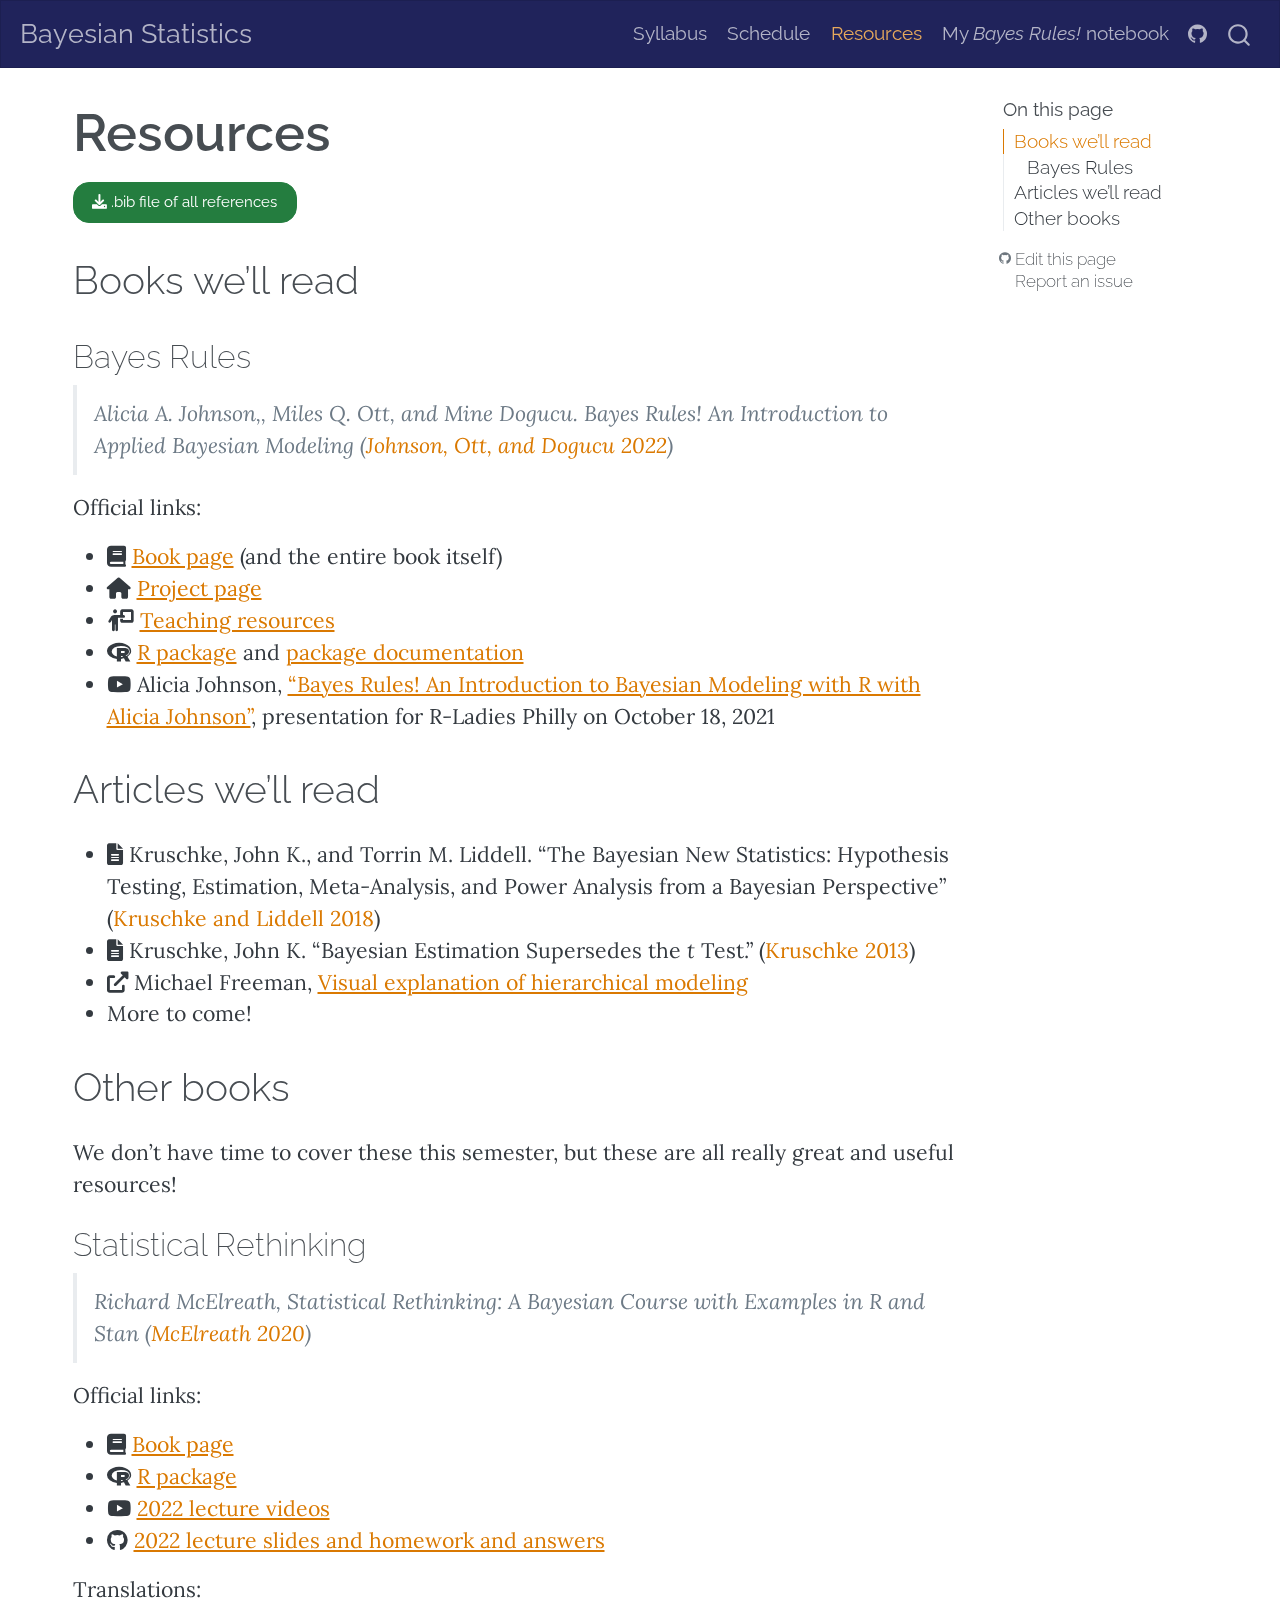
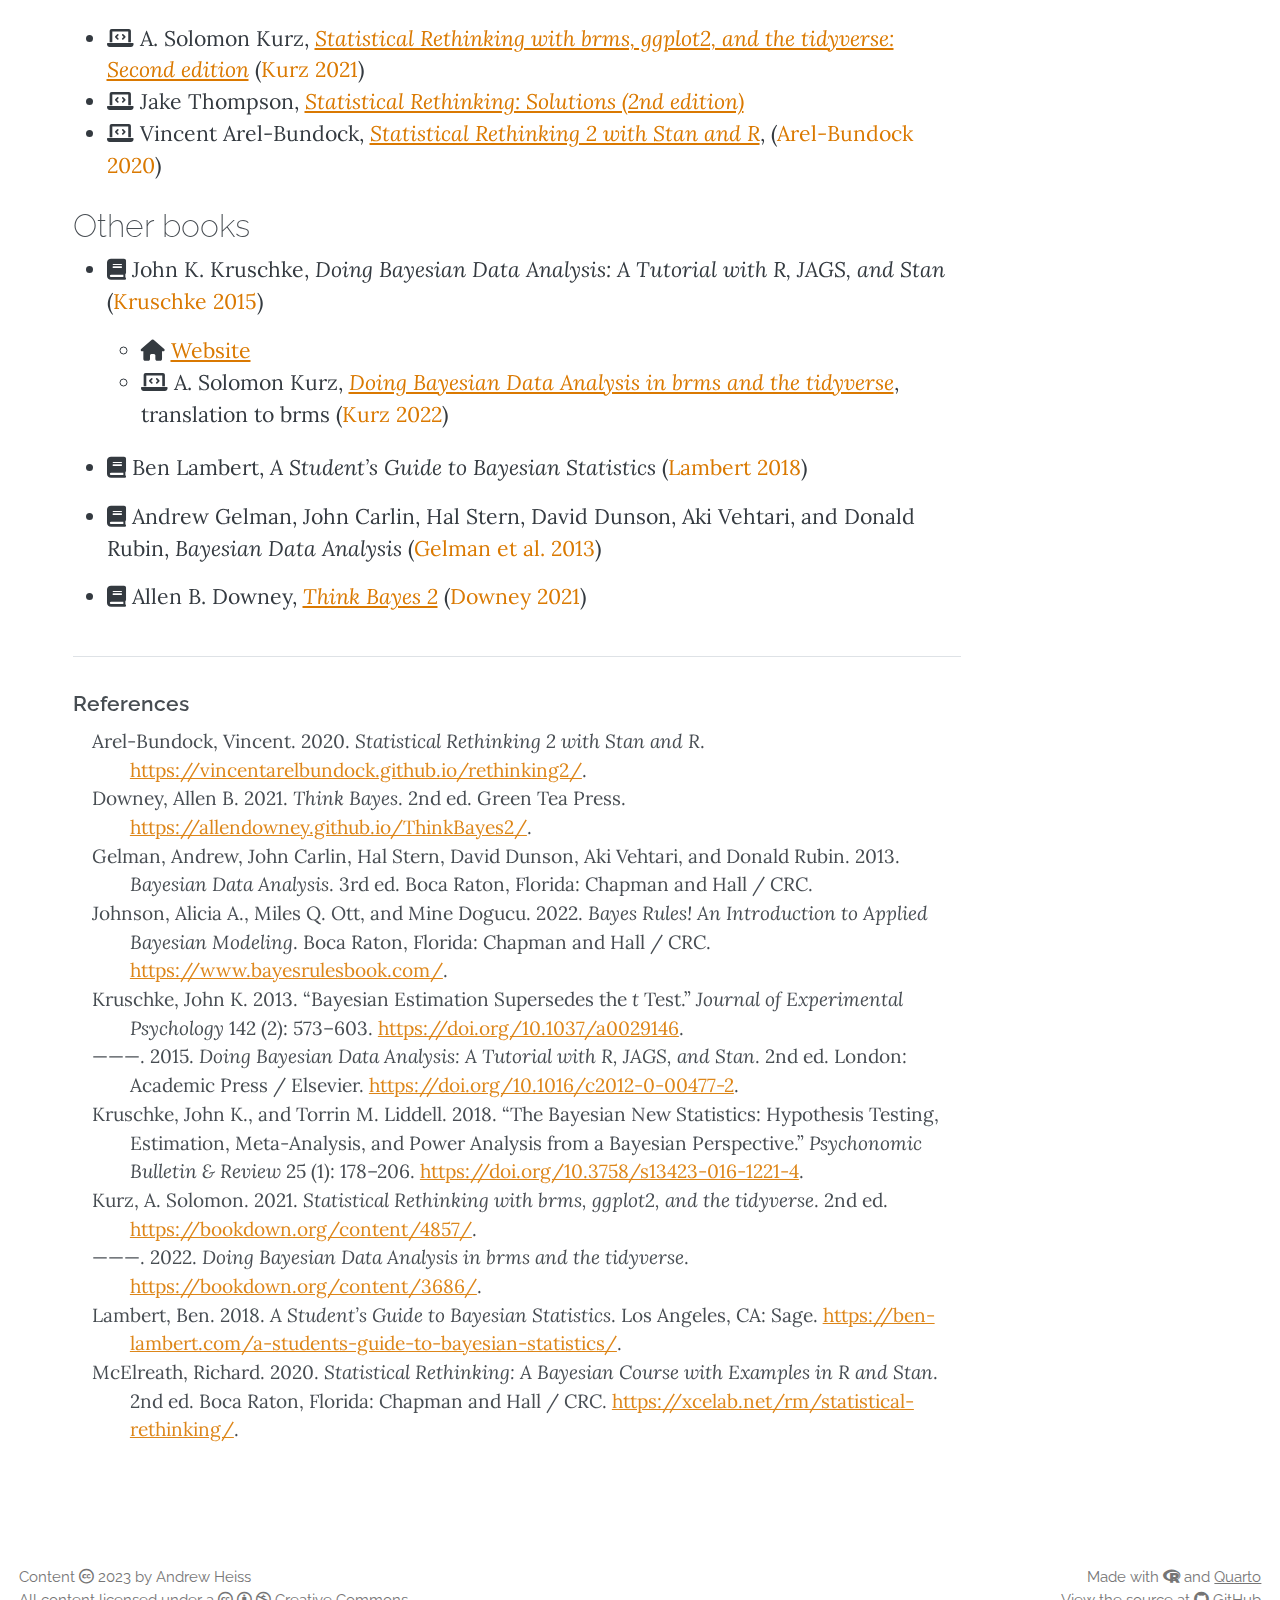
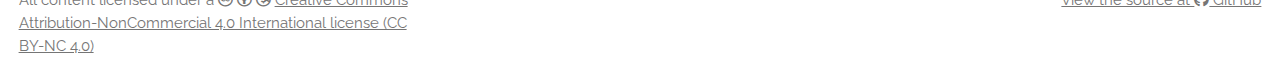
<file: resources.html>
<!DOCTYPE html>
<html xmlns="http://www.w3.org/1999/xhtml" lang="en" xml:lang="en"><head>

<meta charset="utf-8">
<meta name="generator" content="quarto-1.3.357">

<meta name="viewport" content="width=device-width, initial-scale=1.0, user-scalable=yes">

<meta name="description" content="Independent readings course on Bayesian statistics at the Andrew Young School of Policy Studies at Georgia State University">

<title>Bayesian Statistics - Resources</title>
<style>
code{white-space: pre-wrap;}
span.smallcaps{font-variant: small-caps;}
div.columns{display: flex; gap: min(4vw, 1.5em);}
div.column{flex: auto; overflow-x: auto;}
div.hanging-indent{margin-left: 1.5em; text-indent: -1.5em;}
ul.task-list{list-style: none;}
ul.task-list li input[type="checkbox"] {
  width: 0.8em;
  margin: 0 0.8em 0.2em -1em; /* quarto-specific, see https://github.com/quarto-dev/quarto-cli/issues/4556 */ 
  vertical-align: middle;
}
/* CSS for citations */
div.csl-bib-body { }
div.csl-entry {
  clear: both;
}
.hanging-indent div.csl-entry {
  margin-left:2em;
  text-indent:-2em;
}
div.csl-left-margin {
  min-width:2em;
  float:left;
}
div.csl-right-inline {
  margin-left:2em;
  padding-left:1em;
}
div.csl-indent {
  margin-left: 2em;
}</style>


<script src="site_libs/quarto-nav/quarto-nav.js"></script>
<script src="site_libs/clipboard/clipboard.min.js"></script>
<script src="site_libs/quarto-search/autocomplete.umd.js"></script>
<script src="site_libs/quarto-search/fuse.min.js"></script>
<script src="site_libs/quarto-search/quarto-search.js"></script>
<meta name="quarto:offset" content="./">
<link href=".//files/favicon.png" rel="icon" type="image/png">
<script src="site_libs/quarto-html/quarto.js"></script>
<script src="site_libs/quarto-html/popper.min.js"></script>
<script src="site_libs/quarto-html/tippy.umd.min.js"></script>
<script src="site_libs/quarto-html/anchor.min.js"></script>
<link href="site_libs/quarto-html/tippy.css" rel="stylesheet">
<link href="site_libs/quarto-html/quarto-syntax-highlighting.css" rel="stylesheet" id="quarto-text-highlighting-styles">
<script src="site_libs/bootstrap/bootstrap.min.js"></script>
<link href="site_libs/bootstrap/bootstrap-icons.css" rel="stylesheet">
<link href="site_libs/bootstrap/bootstrap.min.css" rel="stylesheet" id="quarto-bootstrap" data-mode="light">
<link href="site_libs/quarto-contrib/fontawesome6-0.1.0/all.css" rel="stylesheet">
<link href="site_libs/quarto-contrib/fontawesome6-0.1.0/latex-fontsize.css" rel="stylesheet">
<script id="quarto-search-options" type="application/json">{
  "location": "navbar",
  "copy-button": false,
  "collapse-after": 3,
  "panel-placement": "end",
  "type": "overlay",
  "limit": 20,
  "language": {
    "search-no-results-text": "No results",
    "search-matching-documents-text": "matching documents",
    "search-copy-link-title": "Copy link to search",
    "search-hide-matches-text": "Hide additional matches",
    "search-more-match-text": "more match in this document",
    "search-more-matches-text": "more matches in this document",
    "search-clear-button-title": "Clear",
    "search-detached-cancel-button-title": "Cancel",
    "search-submit-button-title": "Submit",
    "search-label": "Search"
  }
}</script>


<meta property="og:title" content="Bayesian Statistics - Resources">
<meta property="og:description" content="">
<meta property="og:image" content="https://bayess23.classes.andrewheiss.com/files/social-image-s23.png">
<meta property="og:site-name" content="Bayesian Statistics">
<meta property="og:locale" content="en_US">
<meta name="twitter:title" content="Bayesian Statistics - Resources">
<meta name="twitter:description" content="">
<meta name="twitter:image" content="https://bayess23.classes.andrewheiss.com/files/social-image-s23.png">
<meta name="twitter:creator" content="@andrewheiss">
<meta name="twitter:card" content="summary_large_image">
</head>

<body class="nav-fixed">

<div id="quarto-search-results"></div>
  <header id="quarto-header" class="headroom fixed-top">
    <nav class="navbar navbar-expand-lg navbar-dark ">
      <div class="navbar-container container-fluid">
      <div class="navbar-brand-container">
    <a class="navbar-brand" href="./index.html">
    <span class="navbar-title">Bayesian Statistics</span>
    </a>
  </div>
            <div id="quarto-search" class="" title="Search"></div>
          <button class="navbar-toggler" type="button" data-bs-toggle="collapse" data-bs-target="#navbarCollapse" aria-controls="navbarCollapse" aria-expanded="false" aria-label="Toggle navigation" onclick="if (window.quartoToggleHeadroom) { window.quartoToggleHeadroom(); }">
  <span class="navbar-toggler-icon"></span>
</button>
          <div class="collapse navbar-collapse" id="navbarCollapse">
            <ul class="navbar-nav navbar-nav-scroll ms-auto">
  <li class="nav-item">
    <a class="nav-link" href="./syllabus.html" rel="" target="">
 <span class="menu-text">Syllabus</span></a>
  </li>  
  <li class="nav-item">
    <a class="nav-link" href="./schedule.html" rel="" target="">
 <span class="menu-text">Schedule</span></a>
  </li>  
  <li class="nav-item">
    <a class="nav-link active" href="./resources.html" rel="" target="" aria-current="page">
 <span class="menu-text">Resources</span></a>
  </li>  
  <li class="nav-item">
    <a class="nav-link" href="https://bayesf22-notebook.classes.andrewheiss.com/bayes-rules/" rel="" target="">
 <span class="menu-text">My <em>Bayes Rules!</em> notebook</span></a>
  </li>  
  <li class="nav-item compact">
    <a class="nav-link" href="https://github.com/andrewheiss/bayess23.classes.andrewheiss.com" rel="" target=""><i class="bi bi-github" role="img" aria-label="GitHub">
</i> 
 <span class="menu-text"></span></a>
  </li>  
</ul>
            <div class="quarto-navbar-tools">
</div>
          </div> <!-- /navcollapse -->
      </div> <!-- /container-fluid -->
    </nav>
</header>
<!-- content -->
<div id="quarto-content" class="quarto-container page-columns page-rows-contents page-layout-full page-navbar">
<!-- sidebar -->
<!-- margin-sidebar -->
    <div id="quarto-margin-sidebar" class="sidebar margin-sidebar">
        <nav id="TOC" role="doc-toc" class="toc-active">
    <h2 id="toc-title">On this page</h2>
   
  <ul>
  <li><a href="#books-well-read" id="toc-books-well-read" class="nav-link active" data-scroll-target="#books-well-read">Books we’ll read</a>
  <ul class="collapse">
  <li><a href="#bayes-rules" id="toc-bayes-rules" class="nav-link" data-scroll-target="#bayes-rules">Bayes Rules</a></li>
  </ul></li>
  <li><a href="#articles-well-read" id="toc-articles-well-read" class="nav-link" data-scroll-target="#articles-well-read">Articles we’ll read</a></li>
  <li><a href="#other-books" id="toc-other-books" class="nav-link" data-scroll-target="#other-books">Other books</a>
  <ul class="collapse">
  <li><a href="#statistical-rethinking" id="toc-statistical-rethinking" class="nav-link" data-scroll-target="#statistical-rethinking">Statistical Rethinking</a></li>
  <li><a href="#other-books-1" id="toc-other-books-1" class="nav-link" data-scroll-target="#other-books-1">Other books</a></li>
  </ul></li>
  </ul>
<div class="toc-actions"><div><i class="bi bi-github"></i></div><div class="action-links"><p><a href="https://github.com/andrewheiss/bayess23.classes.andrewheiss.com/edit/main/resources.qmd" class="toc-action">Edit this page</a></p><p><a href="https://github.com/andrewheiss/bayess23.classes.andrewheiss.com/issues/new" class="toc-action">Report an issue</a></p></div></div></nav>
    </div>
<!-- main -->
<main class="content column-page-left" id="quarto-document-content">

<header id="title-block-header" class="quarto-title-block default">
<div class="quarto-title">
<h1 class="title">Resources</h1>
</div>



<div class="quarto-title-meta">

    
  
    
  </div>
  

</header>

<p>
<a href="./files/references.bib" class="btn btn-success" role="button"><i class="fa-solid fa-download" aria-hidden="true"></i> .bib file of all references</a>
</p>
<section id="books-well-read" class="level2">
<h2 class="anchored" data-anchor-id="books-well-read">Books we’ll read</h2>
<section id="bayes-rules" class="level3">
<h3 class="anchored" data-anchor-id="bayes-rules">Bayes Rules</h3>
<blockquote class="blockquote">
<p>Alicia A. Johnson,, Miles Q. Ott, and Mine Dogucu. <em>Bayes Rules! An Introduction to Applied Bayesian Modeling</em> <span class="citation" data-cites="JohnsonOttDogucu:2022">(<a href="#ref-JohnsonOttDogucu:2022" role="doc-biblioref">Johnson, Ott, and Dogucu 2022</a>)</span></p>
</blockquote>
<p>Official links:</p>
<ul>
<li><i class="fa-solid fa-book" aria-hidden="true"></i> <a href="https://www.bayesrulesbook.com/">Book page</a> (and the entire book itself)</li>
<li><i class="fa-solid fa-house" aria-hidden="true"></i> <a href="https://bayes-rules.github.io/">Project page</a></li>
<li><i class="fa-solid fa-person-chalkboard" aria-hidden="true"></i> <a href="https://bayes-rules.github.io/posts/resources/">Teaching resources</a></li>
<li><i class="fa-brands fa-r-project" aria-hidden="true"></i> <a href="https://github.com/bayes-rules/bayesrules">R package</a> and <a href="https://bayes-rules.github.io/bayesrules/docs/">package documentation</a></li>
<li><i class="fa-brands fa-youtube" aria-hidden="true"></i> Alicia Johnson, <a href="https://www.youtube.com/watch?v=MgB1ihuEDN4">“Bayes Rules! An Introduction to Bayesian Modeling with R with Alicia Johnson”</a>, presentation for R-Ladies Philly on October 18, 2021</li>
</ul>
</section>
</section>
<section id="articles-well-read" class="level2">
<h2 class="anchored" data-anchor-id="articles-well-read">Articles we’ll read</h2>
<ul>
<li><i class="fa-solid fa-file-lines" aria-hidden="true"></i> Kruschke, John K., and Torrin M. Liddell. “The Bayesian New Statistics: Hypothesis Testing, Estimation, Meta-Analysis, and Power Analysis from a Bayesian Perspective” <span class="citation" data-cites="KruschkeLiddell:2018">(<a href="#ref-KruschkeLiddell:2018" role="doc-biblioref">Kruschke and Liddell 2018</a>)</span></li>
<li><i class="fa-solid fa-file-lines" aria-hidden="true"></i> Kruschke, John K. “Bayesian Estimation Supersedes the <em>t</em> Test.” <span class="citation" data-cites="Kruschke:2013">(<a href="#ref-Kruschke:2013" role="doc-biblioref">Kruschke 2013</a>)</span></li>
<li><i class="fa-solid fa-up-right-from-square" aria-hidden="true"></i> Michael Freeman, <a href="http://mfviz.com/hierarchical-models/">Visual explanation of hierarchical modeling</a></li>
<li>More to come!</li>
</ul>
</section>
<section id="other-books" class="level2">
<h2 class="anchored" data-anchor-id="other-books">Other books</h2>
<p>We don’t have time to cover these this semester, but these are all really great and useful resources!</p>
<section id="statistical-rethinking" class="level3">
<h3 class="anchored" data-anchor-id="statistical-rethinking">Statistical Rethinking</h3>
<blockquote class="blockquote">
<p>Richard McElreath, <em>Statistical Rethinking: A Bayesian Course with Examples in R and Stan</em> <span class="citation" data-cites="McElreath:2020">(<a href="#ref-McElreath:2020" role="doc-biblioref">McElreath 2020</a>)</span></p>
</blockquote>
<p>Official links:</p>
<ul>
<li><i class="fa-solid fa-book" aria-hidden="true"></i> <a href="https://xcelab.net/rm/statistical-rethinking/">Book page</a></li>
<li><i class="fa-brands fa-r-project" aria-hidden="true"></i> <a href="https://github.com/rmcelreath/rethinking">R package</a></li>
<li><i class="fa-brands fa-youtube" aria-hidden="true"></i> <a href="https://www.youtube.com/playlist?list=PLDcUM9US4XdMROZ57-OIRtIK0aOynbgZN">2022 lecture videos</a></li>
<li><i class="fa-brands fa-github" aria-hidden="true"></i> <a href="https://github.com/rmcelreath/stat_rethinking_2022">2022 lecture slides and homework and answers</a></li>
</ul>
<p>Translations:</p>
<ul>
<li><i class="fa-solid fa-laptop-code" aria-hidden="true"></i> A. Solomon Kurz, <a href="https://bookdown.org/content/4857/"><em>Statistical Rethinking with brms, ggplot2, and the tidyverse: Second edition</em></a> <span class="citation" data-cites="Kurz:2021">(<a href="#ref-Kurz:2021" role="doc-biblioref">Kurz 2021</a>)</span></li>
<li><i class="fa-solid fa-laptop-code" aria-hidden="true"></i> Jake Thompson, <a href="https://sr2-solutions.wjakethompson.com/index.html"><em>Statistical Rethinking: Solutions (2nd edition)</em></a></li>
<li><i class="fa-solid fa-laptop-code" aria-hidden="true"></i> Vincent Arel-Bundock, <a href="https://vincentarelbundock.github.io/rethinking2/"><em>Statistical Rethinking 2 with Stan and R</em></a>, <span class="citation" data-cites="Arel-Bundock:2020">(<a href="#ref-Arel-Bundock:2020" role="doc-biblioref">Arel-Bundock 2020</a>)</span></li>
</ul>
</section>
<section id="other-books-1" class="level3">
<h3 class="anchored" data-anchor-id="other-books-1">Other books</h3>
<ul>
<li><p><i class="fa-solid fa-book" aria-hidden="true"></i> John K. Kruschke, <em>Doing Bayesian Data Analysis: A Tutorial with R, JAGS, and Stan</em> <span class="citation" data-cites="Kruschke:2015">(<a href="#ref-Kruschke:2015" role="doc-biblioref">Kruschke 2015</a>)</span></p>
<ul>
<li><i class="fa-solid fa-house" aria-hidden="true"></i> <a href="https://sites.google.com/site/doingbayesiandataanalysis/">Website</a></li>
<li><i class="fa-solid fa-laptop-code" aria-hidden="true"></i> A. Solomon Kurz, <a href="https://bookdown.org/content/3686/"><em>Doing Bayesian Data Analysis in brms and the tidyverse</em></a>, translation to brms <span class="citation" data-cites="Kurz:2022">(<a href="#ref-Kurz:2022" role="doc-biblioref">Kurz 2022</a>)</span></li>
</ul></li>
<li><p><i class="fa-solid fa-book" aria-hidden="true"></i> Ben Lambert, <em>A Student’s Guide to Bayesian Statistics</em> <span class="citation" data-cites="Lambert:2018">(<a href="#ref-Lambert:2018" role="doc-biblioref">Lambert 2018</a>)</span></p></li>
<li><p><i class="fa-solid fa-book" aria-hidden="true"></i> Andrew Gelman, John Carlin, Hal Stern, David Dunson, Aki Vehtari, and Donald Rubin, <em>Bayesian Data Analysis</em> <span class="citation" data-cites="GelmanCarlinStern:2013">(<a href="#ref-GelmanCarlinStern:2013" role="doc-biblioref">Gelman et al. 2013</a>)</span></p></li>
<li><p><i class="fa-solid fa-book" aria-hidden="true"></i> Allen B. Downey, <a href="https://allendowney.github.io/ThinkBayes2/"><em>Think Bayes 2</em></a> <span class="citation" data-cites="Downey:2021">(<a href="#ref-Downey:2021" role="doc-biblioref">Downey 2021</a>)</span></p></li>
</ul>



</section>
</section>

<div id="quarto-appendix" class="default"><section class="quarto-appendix-contents" role="doc-bibliography"><h2 class="anchored quarto-appendix-heading">References</h2><div id="refs" class="references csl-bib-body hanging-indent" role="list">
<div id="ref-Arel-Bundock:2020" class="csl-entry" role="listitem">
Arel-Bundock, Vincent. 2020. <em>Statistical Rethinking 2 with <span>Stan</span> and <span>R</span></em>. <a href="https://vincentarelbundock.github.io/rethinking2/">https://vincentarelbundock.github.io/rethinking2/</a>.
</div>
<div id="ref-Downey:2021" class="csl-entry" role="listitem">
Downey, Allen B. 2021. <em>Think Bayes</em>. 2nd ed. Green Tea Press. <a href="https://allendowney.github.io/ThinkBayes2/">https://allendowney.github.io/ThinkBayes2/</a>.
</div>
<div id="ref-GelmanCarlinStern:2013" class="csl-entry" role="listitem">
Gelman, Andrew, John Carlin, Hal Stern, David Dunson, Aki Vehtari, and Donald Rubin. 2013. <em>Bayesian Data Analysis</em>. 3rd ed. Boca Raton, Florida: <span>Chapman and Hall</span> / CRC.
</div>
<div id="ref-JohnsonOttDogucu:2022" class="csl-entry" role="listitem">
Johnson, Alicia A., Miles Q. Ott, and Mine Dogucu. 2022. <em>Bayes Rules! An Introduction to Applied <span>Bayesian</span> Modeling</em>. Boca Raton, Florida: <span>Chapman and Hall</span> / CRC. <a href="https://www.bayesrulesbook.com/">https://www.bayesrulesbook.com/</a>.
</div>
<div id="ref-Kruschke:2013" class="csl-entry" role="listitem">
Kruschke, John K. 2013. <span>“Bayesian Estimation Supersedes the <em>t</em> Test.”</span> <em>Journal of Experimental Psychology</em> 142 (2): 573–603. <a href="https://doi.org/10.1037/a0029146">https://doi.org/10.1037/a0029146</a>.
</div>
<div id="ref-Kruschke:2015" class="csl-entry" role="listitem">
———. 2015. <em>Doing Bayesian Data Analysis: A Tutorial with <span>R</span>, <span>JAGS</span>, and <span>Stan</span></em>. 2nd ed. London: Academic Press / Elsevier. <a href="https://doi.org/10.1016/c2012-0-00477-2">https://doi.org/10.1016/c2012-0-00477-2</a>.
</div>
<div id="ref-KruschkeLiddell:2018" class="csl-entry" role="listitem">
Kruschke, John K., and Torrin M. Liddell. 2018. <span>“The <span>Bayesian</span> New Statistics: Hypothesis Testing, Estimation, Meta-Analysis, and Power Analysis from a <span>Bayesian</span> Perspective.”</span> <em>Psychonomic Bulletin &amp; Review</em> 25 (1): 178–206. <a href="https://doi.org/10.3758/s13423-016-1221-4">https://doi.org/10.3758/s13423-016-1221-4</a>.
</div>
<div id="ref-Kurz:2021" class="csl-entry" role="listitem">
Kurz, A. Solomon. 2021. <em><em>Statistical Rethinking</em> with <span class="nocase">brms</span>, <span class="nocase">ggplot2</span>, and the <span class="nocase">tidyverse</span></em>. 2nd ed. <a href="https://bookdown.org/content/4857/">https://bookdown.org/content/4857/</a>.
</div>
<div id="ref-Kurz:2022" class="csl-entry" role="listitem">
———. 2022. <em><em>Doing Bayesian Data Analysis</em> in <span class="nocase">brms</span> and the <span class="nocase">tidyverse</span></em>. <a href="https://bookdown.org/content/3686/">https://bookdown.org/content/3686/</a>.
</div>
<div id="ref-Lambert:2018" class="csl-entry" role="listitem">
Lambert, Ben. 2018. <em>A Student’s Guide to Bayesian Statistics</em>. Los Angeles, CA: Sage. <a href="https://ben-lambert.com/a-students-guide-to-bayesian-statistics/">https://ben-lambert.com/a-students-guide-to-bayesian-statistics/</a>.
</div>
<div id="ref-McElreath:2020" class="csl-entry" role="listitem">
McElreath, Richard. 2020. <em>Statistical Rethinking: A Bayesian Course with Examples in <span>R</span> and Stan</em>. 2nd ed. Boca Raton, Florida: <span>Chapman and Hall</span> / CRC. <a href="https://xcelab.net/rm/statistical-rethinking/">https://xcelab.net/rm/statistical-rethinking/</a>.
</div>
</div></section></div></main> <!-- /main -->
<script id="quarto-html-after-body" type="application/javascript">
window.document.addEventListener("DOMContentLoaded", function (event) {
  const toggleBodyColorMode = (bsSheetEl) => {
    const mode = bsSheetEl.getAttribute("data-mode");
    const bodyEl = window.document.querySelector("body");
    if (mode === "dark") {
      bodyEl.classList.add("quarto-dark");
      bodyEl.classList.remove("quarto-light");
    } else {
      bodyEl.classList.add("quarto-light");
      bodyEl.classList.remove("quarto-dark");
    }
  }
  const toggleBodyColorPrimary = () => {
    const bsSheetEl = window.document.querySelector("link#quarto-bootstrap");
    if (bsSheetEl) {
      toggleBodyColorMode(bsSheetEl);
    }
  }
  toggleBodyColorPrimary();  
  const icon = "";
  const anchorJS = new window.AnchorJS();
  anchorJS.options = {
    placement: 'right',
    icon: icon
  };
  anchorJS.add('.anchored');
  const isCodeAnnotation = (el) => {
    for (const clz of el.classList) {
      if (clz.startsWith('code-annotation-')) {                     
        return true;
      }
    }
    return false;
  }
  const clipboard = new window.ClipboardJS('.code-copy-button', {
    text: function(trigger) {
      const codeEl = trigger.previousElementSibling.cloneNode(true);
      for (const childEl of codeEl.children) {
        if (isCodeAnnotation(childEl)) {
          childEl.remove();
        }
      }
      return codeEl.innerText;
    }
  });
  clipboard.on('success', function(e) {
    // button target
    const button = e.trigger;
    // don't keep focus
    button.blur();
    // flash "checked"
    button.classList.add('code-copy-button-checked');
    var currentTitle = button.getAttribute("title");
    button.setAttribute("title", "Copied!");
    let tooltip;
    if (window.bootstrap) {
      button.setAttribute("data-bs-toggle", "tooltip");
      button.setAttribute("data-bs-placement", "left");
      button.setAttribute("data-bs-title", "Copied!");
      tooltip = new bootstrap.Tooltip(button, 
        { trigger: "manual", 
          customClass: "code-copy-button-tooltip",
          offset: [0, -8]});
      tooltip.show();    
    }
    setTimeout(function() {
      if (tooltip) {
        tooltip.hide();
        button.removeAttribute("data-bs-title");
        button.removeAttribute("data-bs-toggle");
        button.removeAttribute("data-bs-placement");
      }
      button.setAttribute("title", currentTitle);
      button.classList.remove('code-copy-button-checked');
    }, 1000);
    // clear code selection
    e.clearSelection();
  });
  function tippyHover(el, contentFn) {
    const config = {
      allowHTML: true,
      content: contentFn,
      maxWidth: 500,
      delay: 100,
      arrow: false,
      appendTo: function(el) {
          return el.parentElement;
      },
      interactive: true,
      interactiveBorder: 10,
      theme: 'quarto',
      placement: 'bottom-start'
    };
    window.tippy(el, config); 
  }
  const noterefs = window.document.querySelectorAll('a[role="doc-noteref"]');
  for (var i=0; i<noterefs.length; i++) {
    const ref = noterefs[i];
    tippyHover(ref, function() {
      // use id or data attribute instead here
      let href = ref.getAttribute('data-footnote-href') || ref.getAttribute('href');
      try { href = new URL(href).hash; } catch {}
      const id = href.replace(/^#\/?/, "");
      const note = window.document.getElementById(id);
      return note.innerHTML;
    });
  }
      let selectedAnnoteEl;
      const selectorForAnnotation = ( cell, annotation) => {
        let cellAttr = 'data-code-cell="' + cell + '"';
        let lineAttr = 'data-code-annotation="' +  annotation + '"';
        const selector = 'span[' + cellAttr + '][' + lineAttr + ']';
        return selector;
      }
      const selectCodeLines = (annoteEl) => {
        const doc = window.document;
        const targetCell = annoteEl.getAttribute("data-target-cell");
        const targetAnnotation = annoteEl.getAttribute("data-target-annotation");
        const annoteSpan = window.document.querySelector(selectorForAnnotation(targetCell, targetAnnotation));
        const lines = annoteSpan.getAttribute("data-code-lines").split(",");
        const lineIds = lines.map((line) => {
          return targetCell + "-" + line;
        })
        let top = null;
        let height = null;
        let parent = null;
        if (lineIds.length > 0) {
            //compute the position of the single el (top and bottom and make a div)
            const el = window.document.getElementById(lineIds[0]);
            top = el.offsetTop;
            height = el.offsetHeight;
            parent = el.parentElement.parentElement;
          if (lineIds.length > 1) {
            const lastEl = window.document.getElementById(lineIds[lineIds.length - 1]);
            const bottom = lastEl.offsetTop + lastEl.offsetHeight;
            height = bottom - top;
          }
          if (top !== null && height !== null && parent !== null) {
            // cook up a div (if necessary) and position it 
            let div = window.document.getElementById("code-annotation-line-highlight");
            if (div === null) {
              div = window.document.createElement("div");
              div.setAttribute("id", "code-annotation-line-highlight");
              div.style.position = 'absolute';
              parent.appendChild(div);
            }
            div.style.top = top - 2 + "px";
            div.style.height = height + 4 + "px";
            let gutterDiv = window.document.getElementById("code-annotation-line-highlight-gutter");
            if (gutterDiv === null) {
              gutterDiv = window.document.createElement("div");
              gutterDiv.setAttribute("id", "code-annotation-line-highlight-gutter");
              gutterDiv.style.position = 'absolute';
              const codeCell = window.document.getElementById(targetCell);
              const gutter = codeCell.querySelector('.code-annotation-gutter');
              gutter.appendChild(gutterDiv);
            }
            gutterDiv.style.top = top - 2 + "px";
            gutterDiv.style.height = height + 4 + "px";
          }
          selectedAnnoteEl = annoteEl;
        }
      };
      const unselectCodeLines = () => {
        const elementsIds = ["code-annotation-line-highlight", "code-annotation-line-highlight-gutter"];
        elementsIds.forEach((elId) => {
          const div = window.document.getElementById(elId);
          if (div) {
            div.remove();
          }
        });
        selectedAnnoteEl = undefined;
      };
      // Attach click handler to the DT
      const annoteDls = window.document.querySelectorAll('dt[data-target-cell]');
      for (const annoteDlNode of annoteDls) {
        annoteDlNode.addEventListener('click', (event) => {
          const clickedEl = event.target;
          if (clickedEl !== selectedAnnoteEl) {
            unselectCodeLines();
            const activeEl = window.document.querySelector('dt[data-target-cell].code-annotation-active');
            if (activeEl) {
              activeEl.classList.remove('code-annotation-active');
            }
            selectCodeLines(clickedEl);
            clickedEl.classList.add('code-annotation-active');
          } else {
            // Unselect the line
            unselectCodeLines();
            clickedEl.classList.remove('code-annotation-active');
          }
        });
      }
  const findCites = (el) => {
    const parentEl = el.parentElement;
    if (parentEl) {
      const cites = parentEl.dataset.cites;
      if (cites) {
        return {
          el,
          cites: cites.split(' ')
        };
      } else {
        return findCites(el.parentElement)
      }
    } else {
      return undefined;
    }
  };
  var bibliorefs = window.document.querySelectorAll('a[role="doc-biblioref"]');
  for (var i=0; i<bibliorefs.length; i++) {
    const ref = bibliorefs[i];
    const citeInfo = findCites(ref);
    if (citeInfo) {
      tippyHover(citeInfo.el, function() {
        var popup = window.document.createElement('div');
        citeInfo.cites.forEach(function(cite) {
          var citeDiv = window.document.createElement('div');
          citeDiv.classList.add('hanging-indent');
          citeDiv.classList.add('csl-entry');
          var biblioDiv = window.document.getElementById('ref-' + cite);
          if (biblioDiv) {
            citeDiv.innerHTML = biblioDiv.innerHTML;
          }
          popup.appendChild(citeDiv);
        });
        return popup.innerHTML;
      });
    }
  }
});
</script>
</div> <!-- /content -->
<footer class="footer">
  <div class="nav-footer">
    <div class="nav-footer-left">Content <i class="fa-brands fa-creative-commons" aria-hidden="true"></i> 2023 by Andrew Heiss<br> All content licensed under a <i class="fa-brands fa-creative-commons" aria-hidden="true"></i> <i class="fa-brands fa-creative-commons-by" aria-hidden="true"></i> <i class="fa-brands fa-creative-commons-nc" aria-hidden="true"></i> <a href="https://creativecommons.org/licenses/by-nc/4.0/">Creative Commons Attribution-NonCommercial 4.0 International license (CC BY-NC 4.0)</a></div>   
    <div class="nav-footer-center">
      &nbsp;
    </div>
    <div class="nav-footer-right">Made with <i class="fa-brands fa-r-project" aria-hidden="true"></i> and <a href="https://quarto.org/">Quarto</a><br> <a href="https://github.com/andrewheiss/bayess23.classes.andrewheiss.com">View the source at <i class="fa-brands fa-github" aria-hidden="true"></i> GitHub</a></div>
  </div>
</footer>



</body></html>
</file>
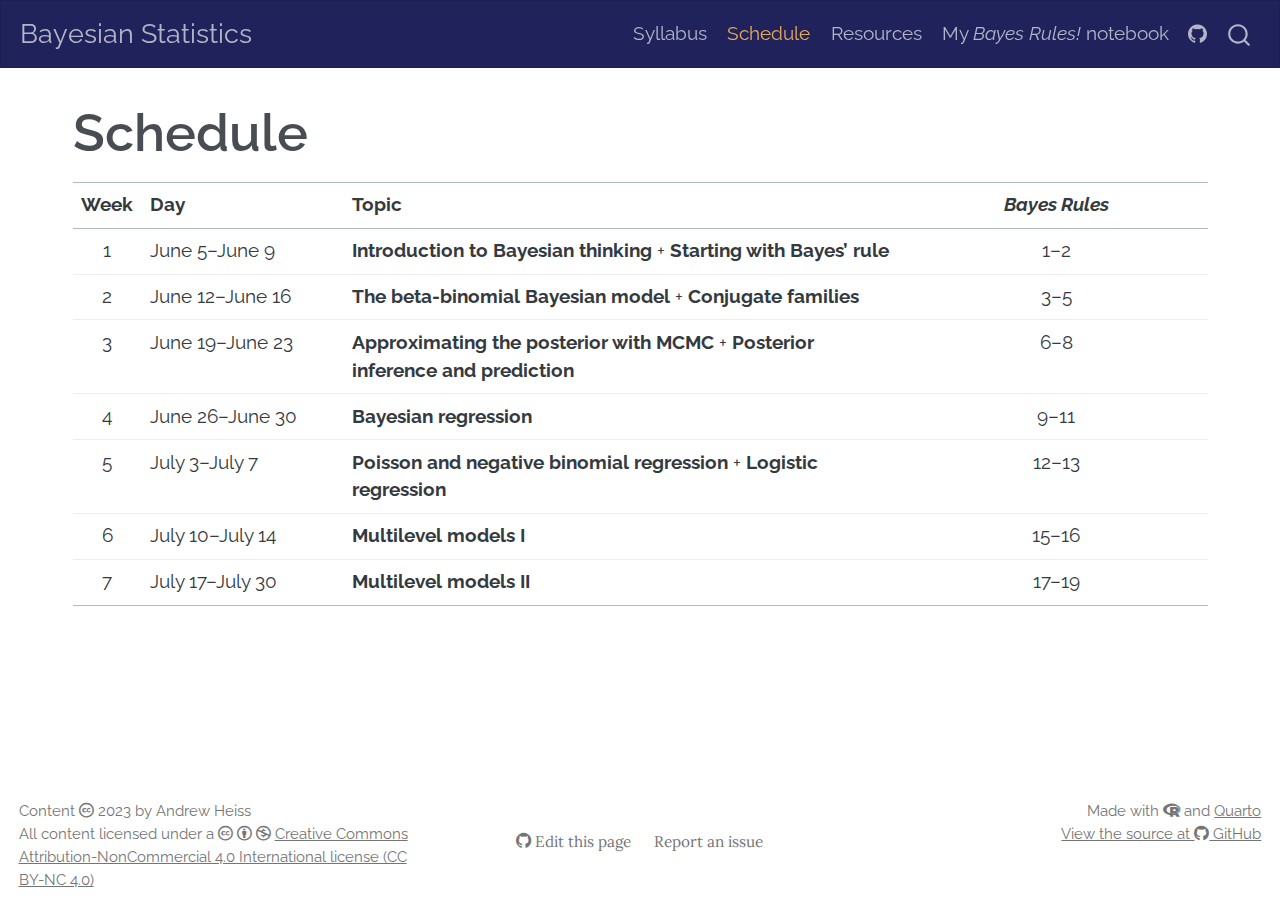
<file: schedule.html>
<!DOCTYPE html>
<html xmlns="http://www.w3.org/1999/xhtml" lang="en" xml:lang="en"><head>

<meta charset="utf-8">
<meta name="generator" content="quarto-1.3.357">

<meta name="viewport" content="width=device-width, initial-scale=1.0, user-scalable=yes">

<meta name="description" content="Independent readings course on Bayesian statistics at the Andrew Young School of Policy Studies at Georgia State University">

<title>Bayesian Statistics - Schedule</title>
<style>
code{white-space: pre-wrap;}
span.smallcaps{font-variant: small-caps;}
div.columns{display: flex; gap: min(4vw, 1.5em);}
div.column{flex: auto; overflow-x: auto;}
div.hanging-indent{margin-left: 1.5em; text-indent: -1.5em;}
ul.task-list{list-style: none;}
ul.task-list li input[type="checkbox"] {
  width: 0.8em;
  margin: 0 0.8em 0.2em -1em; /* quarto-specific, see https://github.com/quarto-dev/quarto-cli/issues/4556 */ 
  vertical-align: middle;
}
</style>


<script src="site_libs/quarto-nav/quarto-nav.js"></script>
<script src="site_libs/clipboard/clipboard.min.js"></script>
<script src="site_libs/quarto-search/autocomplete.umd.js"></script>
<script src="site_libs/quarto-search/fuse.min.js"></script>
<script src="site_libs/quarto-search/quarto-search.js"></script>
<meta name="quarto:offset" content="./">
<link href=".//files/favicon.png" rel="icon" type="image/png">
<script src="site_libs/quarto-html/quarto.js"></script>
<script src="site_libs/quarto-html/popper.min.js"></script>
<script src="site_libs/quarto-html/tippy.umd.min.js"></script>
<script src="site_libs/quarto-html/anchor.min.js"></script>
<link href="site_libs/quarto-html/tippy.css" rel="stylesheet">
<link href="site_libs/quarto-html/quarto-syntax-highlighting.css" rel="stylesheet" id="quarto-text-highlighting-styles">
<script src="site_libs/bootstrap/bootstrap.min.js"></script>
<link href="site_libs/bootstrap/bootstrap-icons.css" rel="stylesheet">
<link href="site_libs/bootstrap/bootstrap.min.css" rel="stylesheet" id="quarto-bootstrap" data-mode="light">
<link href="site_libs/quarto-contrib/fontawesome6-0.1.0/all.css" rel="stylesheet">
<link href="site_libs/quarto-contrib/fontawesome6-0.1.0/latex-fontsize.css" rel="stylesheet">
<script id="quarto-search-options" type="application/json">{
  "location": "navbar",
  "copy-button": false,
  "collapse-after": 3,
  "panel-placement": "end",
  "type": "overlay",
  "limit": 20,
  "language": {
    "search-no-results-text": "No results",
    "search-matching-documents-text": "matching documents",
    "search-copy-link-title": "Copy link to search",
    "search-hide-matches-text": "Hide additional matches",
    "search-more-match-text": "more match in this document",
    "search-more-matches-text": "more matches in this document",
    "search-clear-button-title": "Clear",
    "search-detached-cancel-button-title": "Cancel",
    "search-submit-button-title": "Submit",
    "search-label": "Search"
  }
}</script>


<meta property="og:title" content="Bayesian Statistics - Schedule">
<meta property="og:image" content="https://bayess23.classes.andrewheiss.com/files/social-image-s23.png">
<meta property="og:site-name" content="Bayesian Statistics">
<meta property="og:locale" content="en_US">
<meta name="twitter:title" content="Bayesian Statistics - Schedule">
<meta name="twitter:image" content="https://bayess23.classes.andrewheiss.com/files/social-image-s23.png">
<meta name="twitter:creator" content="@andrewheiss">
<meta name="twitter:card" content="summary_large_image">
</head>

<body class="nav-fixed">

<div id="quarto-search-results"></div>
  <header id="quarto-header" class="headroom fixed-top">
    <nav class="navbar navbar-expand-lg navbar-dark ">
      <div class="navbar-container container-fluid">
      <div class="navbar-brand-container">
    <a class="navbar-brand" href="./index.html">
    <span class="navbar-title">Bayesian Statistics</span>
    </a>
  </div>
            <div id="quarto-search" class="" title="Search"></div>
          <button class="navbar-toggler" type="button" data-bs-toggle="collapse" data-bs-target="#navbarCollapse" aria-controls="navbarCollapse" aria-expanded="false" aria-label="Toggle navigation" onclick="if (window.quartoToggleHeadroom) { window.quartoToggleHeadroom(); }">
  <span class="navbar-toggler-icon"></span>
</button>
          <div class="collapse navbar-collapse" id="navbarCollapse">
            <ul class="navbar-nav navbar-nav-scroll ms-auto">
  <li class="nav-item">
    <a class="nav-link" href="./syllabus.html" rel="" target="">
 <span class="menu-text">Syllabus</span></a>
  </li>  
  <li class="nav-item">
    <a class="nav-link active" href="./schedule.html" rel="" target="" aria-current="page">
 <span class="menu-text">Schedule</span></a>
  </li>  
  <li class="nav-item">
    <a class="nav-link" href="./resources.html" rel="" target="">
 <span class="menu-text">Resources</span></a>
  </li>  
  <li class="nav-item">
    <a class="nav-link" href="https://bayesf22-notebook.classes.andrewheiss.com/bayes-rules/" rel="" target="">
 <span class="menu-text">My <em>Bayes Rules!</em> notebook</span></a>
  </li>  
  <li class="nav-item compact">
    <a class="nav-link" href="https://github.com/andrewheiss/bayess23.classes.andrewheiss.com" rel="" target=""><i class="bi bi-github" role="img" aria-label="GitHub">
</i> 
 <span class="menu-text"></span></a>
  </li>  
</ul>
            <div class="quarto-navbar-tools">
</div>
          </div> <!-- /navcollapse -->
      </div> <!-- /container-fluid -->
    </nav>
</header>
<!-- content -->
<div id="quarto-content" class="quarto-container page-columns page-rows-contents page-layout-full page-navbar">
<!-- sidebar -->
<!-- margin-sidebar -->
    <div id="quarto-margin-sidebar" class="sidebar margin-sidebar zindex-bottom">
        
    </div>
<!-- main -->
<main class="content column-page" id="quarto-document-content">

<header id="title-block-header" class="quarto-title-block default">
<div class="quarto-title">
<h1 class="title">Schedule</h1>
</div>



<div class="quarto-title-meta">

    
  
    
  </div>
  

</header>

<table class="table">
<colgroup>
<col style="width: 5%">
<col style="width: 18%">
<col style="width: 50%">
<col style="width: 27%">
</colgroup>
<thead>
<tr class="header">
<th style="text-align: center;">Week</th>
<th>Day</th>
<th>Topic</th>
<th style="text-align: center;"><em>Bayes Rules</em></th>
</tr>
</thead>
<tbody>
<tr class="odd">
<td style="text-align: center;">1</td>
<td>June 5–June 9</td>
<td><strong>Introduction to Bayesian thinking</strong> + <strong>Starting with Bayes’ rule</strong></td>
<td style="text-align: center;">1–2</td>
</tr>
<tr class="even">
<td style="text-align: center;">2</td>
<td>June 12–June 16</td>
<td><strong>The beta-binomial Bayesian model</strong> + <strong>Conjugate families</strong></td>
<td style="text-align: center;">3–5</td>
</tr>
<tr class="odd">
<td style="text-align: center;">3</td>
<td>June 19–June 23</td>
<td><strong>Approximating the posterior with MCMC</strong> + <strong>Posterior inference and prediction</strong></td>
<td style="text-align: center;">6–8</td>
</tr>
<tr class="even">
<td style="text-align: center;">4</td>
<td>June 26–June 30</td>
<td><strong>Bayesian regression</strong></td>
<td style="text-align: center;">9–11</td>
</tr>
<tr class="odd">
<td style="text-align: center;">5</td>
<td>July 3–July 7</td>
<td><strong>Poisson and negative binomial regression</strong> + <strong>Logistic regression</strong></td>
<td style="text-align: center;">12–13</td>
</tr>
<tr class="even">
<td style="text-align: center;">6</td>
<td>July 10–July 14</td>
<td><strong>Multilevel models I</strong></td>
<td style="text-align: center;">15–16</td>
</tr>
<tr class="odd">
<td style="text-align: center;">7</td>
<td>July 17–July 30</td>
<td><strong>Multilevel models II</strong></td>
<td style="text-align: center;">17–19</td>
</tr>
</tbody>
</table>



</main> <!-- /main -->
<script id="quarto-html-after-body" type="application/javascript">
window.document.addEventListener("DOMContentLoaded", function (event) {
  const toggleBodyColorMode = (bsSheetEl) => {
    const mode = bsSheetEl.getAttribute("data-mode");
    const bodyEl = window.document.querySelector("body");
    if (mode === "dark") {
      bodyEl.classList.add("quarto-dark");
      bodyEl.classList.remove("quarto-light");
    } else {
      bodyEl.classList.add("quarto-light");
      bodyEl.classList.remove("quarto-dark");
    }
  }
  const toggleBodyColorPrimary = () => {
    const bsSheetEl = window.document.querySelector("link#quarto-bootstrap");
    if (bsSheetEl) {
      toggleBodyColorMode(bsSheetEl);
    }
  }
  toggleBodyColorPrimary();  
  const icon = "";
  const anchorJS = new window.AnchorJS();
  anchorJS.options = {
    placement: 'right',
    icon: icon
  };
  anchorJS.add('.anchored');
  const isCodeAnnotation = (el) => {
    for (const clz of el.classList) {
      if (clz.startsWith('code-annotation-')) {                     
        return true;
      }
    }
    return false;
  }
  const clipboard = new window.ClipboardJS('.code-copy-button', {
    text: function(trigger) {
      const codeEl = trigger.previousElementSibling.cloneNode(true);
      for (const childEl of codeEl.children) {
        if (isCodeAnnotation(childEl)) {
          childEl.remove();
        }
      }
      return codeEl.innerText;
    }
  });
  clipboard.on('success', function(e) {
    // button target
    const button = e.trigger;
    // don't keep focus
    button.blur();
    // flash "checked"
    button.classList.add('code-copy-button-checked');
    var currentTitle = button.getAttribute("title");
    button.setAttribute("title", "Copied!");
    let tooltip;
    if (window.bootstrap) {
      button.setAttribute("data-bs-toggle", "tooltip");
      button.setAttribute("data-bs-placement", "left");
      button.setAttribute("data-bs-title", "Copied!");
      tooltip = new bootstrap.Tooltip(button, 
        { trigger: "manual", 
          customClass: "code-copy-button-tooltip",
          offset: [0, -8]});
      tooltip.show();    
    }
    setTimeout(function() {
      if (tooltip) {
        tooltip.hide();
        button.removeAttribute("data-bs-title");
        button.removeAttribute("data-bs-toggle");
        button.removeAttribute("data-bs-placement");
      }
      button.setAttribute("title", currentTitle);
      button.classList.remove('code-copy-button-checked');
    }, 1000);
    // clear code selection
    e.clearSelection();
  });
  function tippyHover(el, contentFn) {
    const config = {
      allowHTML: true,
      content: contentFn,
      maxWidth: 500,
      delay: 100,
      arrow: false,
      appendTo: function(el) {
          return el.parentElement;
      },
      interactive: true,
      interactiveBorder: 10,
      theme: 'quarto',
      placement: 'bottom-start'
    };
    window.tippy(el, config); 
  }
  const noterefs = window.document.querySelectorAll('a[role="doc-noteref"]');
  for (var i=0; i<noterefs.length; i++) {
    const ref = noterefs[i];
    tippyHover(ref, function() {
      // use id or data attribute instead here
      let href = ref.getAttribute('data-footnote-href') || ref.getAttribute('href');
      try { href = new URL(href).hash; } catch {}
      const id = href.replace(/^#\/?/, "");
      const note = window.document.getElementById(id);
      return note.innerHTML;
    });
  }
      let selectedAnnoteEl;
      const selectorForAnnotation = ( cell, annotation) => {
        let cellAttr = 'data-code-cell="' + cell + '"';
        let lineAttr = 'data-code-annotation="' +  annotation + '"';
        const selector = 'span[' + cellAttr + '][' + lineAttr + ']';
        return selector;
      }
      const selectCodeLines = (annoteEl) => {
        const doc = window.document;
        const targetCell = annoteEl.getAttribute("data-target-cell");
        const targetAnnotation = annoteEl.getAttribute("data-target-annotation");
        const annoteSpan = window.document.querySelector(selectorForAnnotation(targetCell, targetAnnotation));
        const lines = annoteSpan.getAttribute("data-code-lines").split(",");
        const lineIds = lines.map((line) => {
          return targetCell + "-" + line;
        })
        let top = null;
        let height = null;
        let parent = null;
        if (lineIds.length > 0) {
            //compute the position of the single el (top and bottom and make a div)
            const el = window.document.getElementById(lineIds[0]);
            top = el.offsetTop;
            height = el.offsetHeight;
            parent = el.parentElement.parentElement;
          if (lineIds.length > 1) {
            const lastEl = window.document.getElementById(lineIds[lineIds.length - 1]);
            const bottom = lastEl.offsetTop + lastEl.offsetHeight;
            height = bottom - top;
          }
          if (top !== null && height !== null && parent !== null) {
            // cook up a div (if necessary) and position it 
            let div = window.document.getElementById("code-annotation-line-highlight");
            if (div === null) {
              div = window.document.createElement("div");
              div.setAttribute("id", "code-annotation-line-highlight");
              div.style.position = 'absolute';
              parent.appendChild(div);
            }
            div.style.top = top - 2 + "px";
            div.style.height = height + 4 + "px";
            let gutterDiv = window.document.getElementById("code-annotation-line-highlight-gutter");
            if (gutterDiv === null) {
              gutterDiv = window.document.createElement("div");
              gutterDiv.setAttribute("id", "code-annotation-line-highlight-gutter");
              gutterDiv.style.position = 'absolute';
              const codeCell = window.document.getElementById(targetCell);
              const gutter = codeCell.querySelector('.code-annotation-gutter');
              gutter.appendChild(gutterDiv);
            }
            gutterDiv.style.top = top - 2 + "px";
            gutterDiv.style.height = height + 4 + "px";
          }
          selectedAnnoteEl = annoteEl;
        }
      };
      const unselectCodeLines = () => {
        const elementsIds = ["code-annotation-line-highlight", "code-annotation-line-highlight-gutter"];
        elementsIds.forEach((elId) => {
          const div = window.document.getElementById(elId);
          if (div) {
            div.remove();
          }
        });
        selectedAnnoteEl = undefined;
      };
      // Attach click handler to the DT
      const annoteDls = window.document.querySelectorAll('dt[data-target-cell]');
      for (const annoteDlNode of annoteDls) {
        annoteDlNode.addEventListener('click', (event) => {
          const clickedEl = event.target;
          if (clickedEl !== selectedAnnoteEl) {
            unselectCodeLines();
            const activeEl = window.document.querySelector('dt[data-target-cell].code-annotation-active');
            if (activeEl) {
              activeEl.classList.remove('code-annotation-active');
            }
            selectCodeLines(clickedEl);
            clickedEl.classList.add('code-annotation-active');
          } else {
            // Unselect the line
            unselectCodeLines();
            clickedEl.classList.remove('code-annotation-active');
          }
        });
      }
  const findCites = (el) => {
    const parentEl = el.parentElement;
    if (parentEl) {
      const cites = parentEl.dataset.cites;
      if (cites) {
        return {
          el,
          cites: cites.split(' ')
        };
      } else {
        return findCites(el.parentElement)
      }
    } else {
      return undefined;
    }
  };
  var bibliorefs = window.document.querySelectorAll('a[role="doc-biblioref"]');
  for (var i=0; i<bibliorefs.length; i++) {
    const ref = bibliorefs[i];
    const citeInfo = findCites(ref);
    if (citeInfo) {
      tippyHover(citeInfo.el, function() {
        var popup = window.document.createElement('div');
        citeInfo.cites.forEach(function(cite) {
          var citeDiv = window.document.createElement('div');
          citeDiv.classList.add('hanging-indent');
          citeDiv.classList.add('csl-entry');
          var biblioDiv = window.document.getElementById('ref-' + cite);
          if (biblioDiv) {
            citeDiv.innerHTML = biblioDiv.innerHTML;
          }
          popup.appendChild(citeDiv);
        });
        return popup.innerHTML;
      });
    }
  }
});
</script>
</div> <!-- /content -->
<footer class="footer">
  <div class="nav-footer">
    <div class="nav-footer-left">Content <i class="fa-brands fa-creative-commons" aria-hidden="true"></i> 2023 by Andrew Heiss<br> All content licensed under a <i class="fa-brands fa-creative-commons" aria-hidden="true"></i> <i class="fa-brands fa-creative-commons-by" aria-hidden="true"></i> <i class="fa-brands fa-creative-commons-nc" aria-hidden="true"></i> <a href="https://creativecommons.org/licenses/by-nc/4.0/">Creative Commons Attribution-NonCommercial 4.0 International license (CC BY-NC 4.0)</a></div>   
    <div class="nav-footer-center">
      &nbsp;
    <div class="toc-actions"><div><i class="bi bi-github"></i></div><div class="action-links"><p><a href="https://github.com/andrewheiss/bayess23.classes.andrewheiss.com/edit/main/schedule.qmd" class="toc-action">Edit this page</a></p><p><a href="https://github.com/andrewheiss/bayess23.classes.andrewheiss.com/issues/new" class="toc-action">Report an issue</a></p></div></div></div>
    <div class="nav-footer-right">Made with <i class="fa-brands fa-r-project" aria-hidden="true"></i> and <a href="https://quarto.org/">Quarto</a><br> <a href="https://github.com/andrewheiss/bayess23.classes.andrewheiss.com">View the source at <i class="fa-brands fa-github" aria-hidden="true"></i> GitHub</a></div>
  </div>
</footer>



</body></html>
</file>
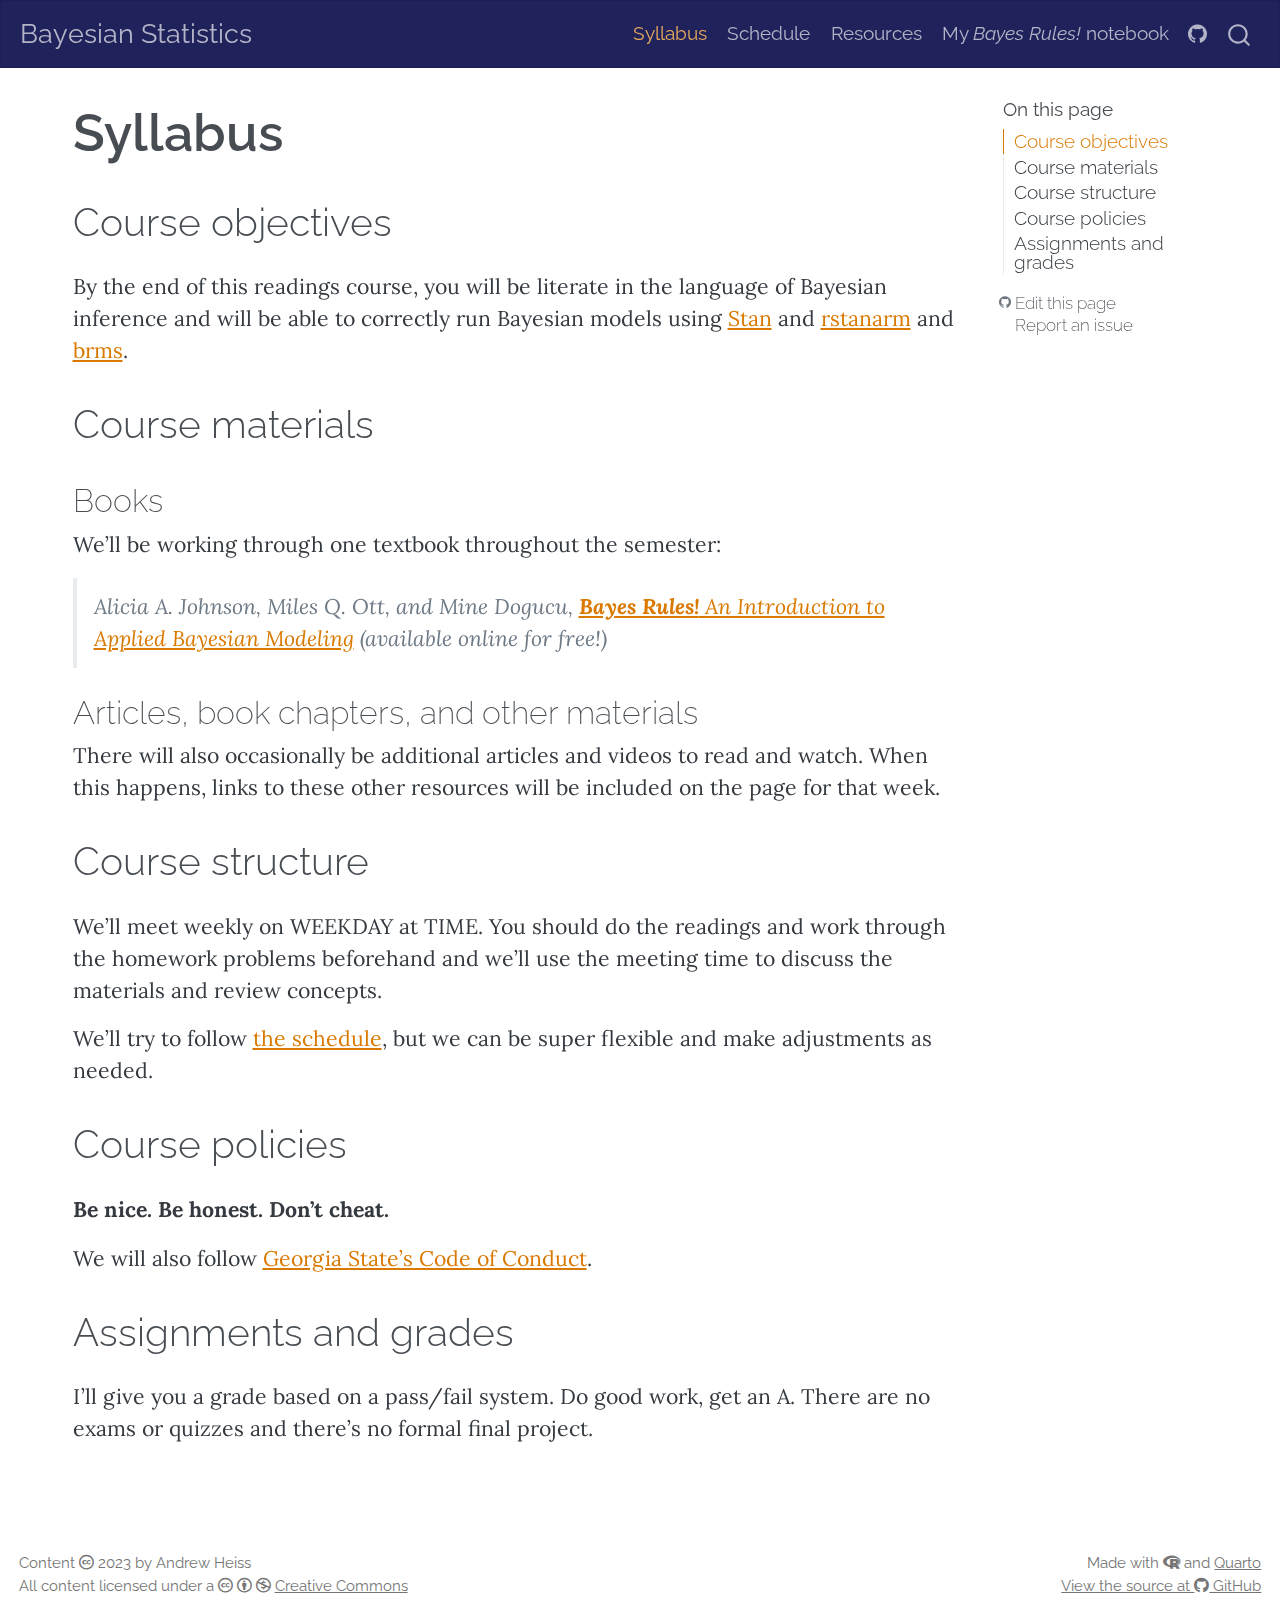
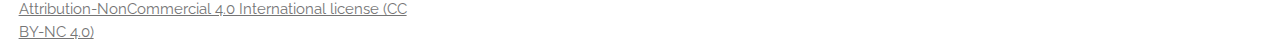
<file: syllabus.html>
<!DOCTYPE html>
<html xmlns="http://www.w3.org/1999/xhtml" lang="en" xml:lang="en"><head>

<meta charset="utf-8">
<meta name="generator" content="quarto-1.3.357">

<meta name="viewport" content="width=device-width, initial-scale=1.0, user-scalable=yes">

<meta name="description" content="Independent readings course on Bayesian statistics at the Andrew Young School of Policy Studies at Georgia State University">

<title>Bayesian Statistics - Syllabus</title>
<style>
code{white-space: pre-wrap;}
span.smallcaps{font-variant: small-caps;}
div.columns{display: flex; gap: min(4vw, 1.5em);}
div.column{flex: auto; overflow-x: auto;}
div.hanging-indent{margin-left: 1.5em; text-indent: -1.5em;}
ul.task-list{list-style: none;}
ul.task-list li input[type="checkbox"] {
  width: 0.8em;
  margin: 0 0.8em 0.2em -1em; /* quarto-specific, see https://github.com/quarto-dev/quarto-cli/issues/4556 */ 
  vertical-align: middle;
}
</style>


<script src="site_libs/quarto-nav/quarto-nav.js"></script>
<script src="site_libs/clipboard/clipboard.min.js"></script>
<script src="site_libs/quarto-search/autocomplete.umd.js"></script>
<script src="site_libs/quarto-search/fuse.min.js"></script>
<script src="site_libs/quarto-search/quarto-search.js"></script>
<meta name="quarto:offset" content="./">
<link href=".//files/favicon.png" rel="icon" type="image/png">
<script src="site_libs/quarto-html/quarto.js"></script>
<script src="site_libs/quarto-html/popper.min.js"></script>
<script src="site_libs/quarto-html/tippy.umd.min.js"></script>
<script src="site_libs/quarto-html/anchor.min.js"></script>
<link href="site_libs/quarto-html/tippy.css" rel="stylesheet">
<link href="site_libs/quarto-html/quarto-syntax-highlighting.css" rel="stylesheet" id="quarto-text-highlighting-styles">
<script src="site_libs/bootstrap/bootstrap.min.js"></script>
<link href="site_libs/bootstrap/bootstrap-icons.css" rel="stylesheet">
<link href="site_libs/bootstrap/bootstrap.min.css" rel="stylesheet" id="quarto-bootstrap" data-mode="light">
<link href="site_libs/quarto-contrib/fontawesome6-0.1.0/all.css" rel="stylesheet">
<link href="site_libs/quarto-contrib/fontawesome6-0.1.0/latex-fontsize.css" rel="stylesheet">
<script id="quarto-search-options" type="application/json">{
  "location": "navbar",
  "copy-button": false,
  "collapse-after": 3,
  "panel-placement": "end",
  "type": "overlay",
  "limit": 20,
  "language": {
    "search-no-results-text": "No results",
    "search-matching-documents-text": "matching documents",
    "search-copy-link-title": "Copy link to search",
    "search-hide-matches-text": "Hide additional matches",
    "search-more-match-text": "more match in this document",
    "search-more-matches-text": "more matches in this document",
    "search-clear-button-title": "Clear",
    "search-detached-cancel-button-title": "Cancel",
    "search-submit-button-title": "Submit",
    "search-label": "Search"
  }
}</script>


<meta property="og:title" content="Bayesian Statistics - Syllabus">
<meta property="og:description" content="">
<meta property="og:image" content="https://bayess23.classes.andrewheiss.com/files/social-image-s23.png">
<meta property="og:site-name" content="Bayesian Statistics">
<meta property="og:locale" content="en_US">
<meta name="twitter:title" content="Bayesian Statistics - Syllabus">
<meta name="twitter:description" content="">
<meta name="twitter:image" content="https://bayess23.classes.andrewheiss.com/files/social-image-s23.png">
<meta name="twitter:creator" content="@andrewheiss">
<meta name="twitter:card" content="summary_large_image">
</head>

<body class="nav-fixed">

<div id="quarto-search-results"></div>
  <header id="quarto-header" class="headroom fixed-top">
    <nav class="navbar navbar-expand-lg navbar-dark ">
      <div class="navbar-container container-fluid">
      <div class="navbar-brand-container">
    <a class="navbar-brand" href="./index.html">
    <span class="navbar-title">Bayesian Statistics</span>
    </a>
  </div>
            <div id="quarto-search" class="" title="Search"></div>
          <button class="navbar-toggler" type="button" data-bs-toggle="collapse" data-bs-target="#navbarCollapse" aria-controls="navbarCollapse" aria-expanded="false" aria-label="Toggle navigation" onclick="if (window.quartoToggleHeadroom) { window.quartoToggleHeadroom(); }">
  <span class="navbar-toggler-icon"></span>
</button>
          <div class="collapse navbar-collapse" id="navbarCollapse">
            <ul class="navbar-nav navbar-nav-scroll ms-auto">
  <li class="nav-item">
    <a class="nav-link active" href="./syllabus.html" rel="" target="" aria-current="page">
 <span class="menu-text">Syllabus</span></a>
  </li>  
  <li class="nav-item">
    <a class="nav-link" href="./schedule.html" rel="" target="">
 <span class="menu-text">Schedule</span></a>
  </li>  
  <li class="nav-item">
    <a class="nav-link" href="./resources.html" rel="" target="">
 <span class="menu-text">Resources</span></a>
  </li>  
  <li class="nav-item">
    <a class="nav-link" href="https://bayesf22-notebook.classes.andrewheiss.com/bayes-rules/" rel="" target="">
 <span class="menu-text">My <em>Bayes Rules!</em> notebook</span></a>
  </li>  
  <li class="nav-item compact">
    <a class="nav-link" href="https://github.com/andrewheiss/bayess23.classes.andrewheiss.com" rel="" target=""><i class="bi bi-github" role="img" aria-label="GitHub">
</i> 
 <span class="menu-text"></span></a>
  </li>  
</ul>
            <div class="quarto-navbar-tools">
</div>
          </div> <!-- /navcollapse -->
      </div> <!-- /container-fluid -->
    </nav>
</header>
<!-- content -->
<div id="quarto-content" class="quarto-container page-columns page-rows-contents page-layout-full page-navbar">
<!-- sidebar -->
<!-- margin-sidebar -->
    <div id="quarto-margin-sidebar" class="sidebar margin-sidebar">
        <nav id="TOC" role="doc-toc" class="toc-active">
    <h2 id="toc-title">On this page</h2>
   
  <ul>
  <li><a href="#course-objectives" id="toc-course-objectives" class="nav-link active" data-scroll-target="#course-objectives">Course objectives</a></li>
  <li><a href="#course-materials" id="toc-course-materials" class="nav-link" data-scroll-target="#course-materials">Course materials</a>
  <ul class="collapse">
  <li><a href="#books" id="toc-books" class="nav-link" data-scroll-target="#books">Books</a></li>
  <li><a href="#articles-book-chapters-and-other-materials" id="toc-articles-book-chapters-and-other-materials" class="nav-link" data-scroll-target="#articles-book-chapters-and-other-materials">Articles, book chapters, and other materials</a></li>
  </ul></li>
  <li><a href="#course-structure" id="toc-course-structure" class="nav-link" data-scroll-target="#course-structure">Course structure</a></li>
  <li><a href="#course-policies" id="toc-course-policies" class="nav-link" data-scroll-target="#course-policies">Course policies</a></li>
  <li><a href="#assignments-and-grades" id="toc-assignments-and-grades" class="nav-link" data-scroll-target="#assignments-and-grades">Assignments and grades</a></li>
  </ul>
<div class="toc-actions"><div><i class="bi bi-github"></i></div><div class="action-links"><p><a href="https://github.com/andrewheiss/bayess23.classes.andrewheiss.com/edit/main/syllabus.qmd" class="toc-action">Edit this page</a></p><p><a href="https://github.com/andrewheiss/bayess23.classes.andrewheiss.com/issues/new" class="toc-action">Report an issue</a></p></div></div></nav>
    </div>
<!-- main -->
<main class="content column-page-left" id="quarto-document-content">

<header id="title-block-header" class="quarto-title-block default">
<div class="quarto-title">
<h1 class="title">Syllabus</h1>
</div>



<div class="quarto-title-meta">

    
  
    
  </div>
  

</header>

<section id="course-objectives" class="level2">
<h2 class="anchored" data-anchor-id="course-objectives">Course objectives</h2>
<p>By the end of this readings course, you will be literate in the language of Bayesian inference and will be able to correctly run Bayesian models using <a href="https://mc-stan.org/">Stan</a> and <a href="https://mc-stan.org/rstanarm/">rstanarm</a> and <a href="https://paul-buerkner.github.io/brms/">brms</a>.</p>
</section>
<section id="course-materials" class="level2">
<h2 class="anchored" data-anchor-id="course-materials">Course materials</h2>
<section id="books" class="level3">
<h3 class="anchored" data-anchor-id="books">Books</h3>
<p>We’ll be working through one textbook throughout the semester:</p>
<blockquote class="blockquote">
<p>Alicia A. Johnson, Miles Q. Ott, and Mine Dogucu, <a href="https://www.bayesrulesbook.com/"><strong>Bayes Rules!</strong> An Introduction to Applied Bayesian Modeling</a> (available online for free!)</p>
</blockquote>
</section>
<section id="articles-book-chapters-and-other-materials" class="level3">
<h3 class="anchored" data-anchor-id="articles-book-chapters-and-other-materials">Articles, book chapters, and other materials</h3>
<p>There will also occasionally be additional articles and videos to read and watch. When this happens, links to these other resources will be included on the page for that week.</p>
</section>
</section>
<section id="course-structure" class="level2">
<h2 class="anchored" data-anchor-id="course-structure">Course structure</h2>
<p>We’ll meet weekly on WEEKDAY at TIME. You should do the readings and work through the homework problems beforehand and we’ll use the meeting time to discuss the materials and review concepts.</p>
<p>We’ll try to follow <a href="./schedule/index.qmd">the schedule</a>, but we can be super flexible and make adjustments as needed.</p>
</section>
<section id="course-policies" class="level2">
<h2 class="anchored" data-anchor-id="course-policies">Course policies</h2>
<p><strong>Be nice. Be honest. Don’t cheat.</strong></p>
<p>We will also follow <a href="https://codeofconduct.gsu.edu/">Georgia State’s Code of Conduct</a>.</p>
</section>
<section id="assignments-and-grades" class="level2">
<h2 class="anchored" data-anchor-id="assignments-and-grades">Assignments and grades</h2>
<p>I’ll give you a grade based on a pass/fail system. Do good work, get an A. There are no exams or quizzes and there’s no formal final project.</p>


</section>

</main> <!-- /main -->
<script id="quarto-html-after-body" type="application/javascript">
window.document.addEventListener("DOMContentLoaded", function (event) {
  const toggleBodyColorMode = (bsSheetEl) => {
    const mode = bsSheetEl.getAttribute("data-mode");
    const bodyEl = window.document.querySelector("body");
    if (mode === "dark") {
      bodyEl.classList.add("quarto-dark");
      bodyEl.classList.remove("quarto-light");
    } else {
      bodyEl.classList.add("quarto-light");
      bodyEl.classList.remove("quarto-dark");
    }
  }
  const toggleBodyColorPrimary = () => {
    const bsSheetEl = window.document.querySelector("link#quarto-bootstrap");
    if (bsSheetEl) {
      toggleBodyColorMode(bsSheetEl);
    }
  }
  toggleBodyColorPrimary();  
  const icon = "";
  const anchorJS = new window.AnchorJS();
  anchorJS.options = {
    placement: 'right',
    icon: icon
  };
  anchorJS.add('.anchored');
  const isCodeAnnotation = (el) => {
    for (const clz of el.classList) {
      if (clz.startsWith('code-annotation-')) {                     
        return true;
      }
    }
    return false;
  }
  const clipboard = new window.ClipboardJS('.code-copy-button', {
    text: function(trigger) {
      const codeEl = trigger.previousElementSibling.cloneNode(true);
      for (const childEl of codeEl.children) {
        if (isCodeAnnotation(childEl)) {
          childEl.remove();
        }
      }
      return codeEl.innerText;
    }
  });
  clipboard.on('success', function(e) {
    // button target
    const button = e.trigger;
    // don't keep focus
    button.blur();
    // flash "checked"
    button.classList.add('code-copy-button-checked');
    var currentTitle = button.getAttribute("title");
    button.setAttribute("title", "Copied!");
    let tooltip;
    if (window.bootstrap) {
      button.setAttribute("data-bs-toggle", "tooltip");
      button.setAttribute("data-bs-placement", "left");
      button.setAttribute("data-bs-title", "Copied!");
      tooltip = new bootstrap.Tooltip(button, 
        { trigger: "manual", 
          customClass: "code-copy-button-tooltip",
          offset: [0, -8]});
      tooltip.show();    
    }
    setTimeout(function() {
      if (tooltip) {
        tooltip.hide();
        button.removeAttribute("data-bs-title");
        button.removeAttribute("data-bs-toggle");
        button.removeAttribute("data-bs-placement");
      }
      button.setAttribute("title", currentTitle);
      button.classList.remove('code-copy-button-checked');
    }, 1000);
    // clear code selection
    e.clearSelection();
  });
  function tippyHover(el, contentFn) {
    const config = {
      allowHTML: true,
      content: contentFn,
      maxWidth: 500,
      delay: 100,
      arrow: false,
      appendTo: function(el) {
          return el.parentElement;
      },
      interactive: true,
      interactiveBorder: 10,
      theme: 'quarto',
      placement: 'bottom-start'
    };
    window.tippy(el, config); 
  }
  const noterefs = window.document.querySelectorAll('a[role="doc-noteref"]');
  for (var i=0; i<noterefs.length; i++) {
    const ref = noterefs[i];
    tippyHover(ref, function() {
      // use id or data attribute instead here
      let href = ref.getAttribute('data-footnote-href') || ref.getAttribute('href');
      try { href = new URL(href).hash; } catch {}
      const id = href.replace(/^#\/?/, "");
      const note = window.document.getElementById(id);
      return note.innerHTML;
    });
  }
      let selectedAnnoteEl;
      const selectorForAnnotation = ( cell, annotation) => {
        let cellAttr = 'data-code-cell="' + cell + '"';
        let lineAttr = 'data-code-annotation="' +  annotation + '"';
        const selector = 'span[' + cellAttr + '][' + lineAttr + ']';
        return selector;
      }
      const selectCodeLines = (annoteEl) => {
        const doc = window.document;
        const targetCell = annoteEl.getAttribute("data-target-cell");
        const targetAnnotation = annoteEl.getAttribute("data-target-annotation");
        const annoteSpan = window.document.querySelector(selectorForAnnotation(targetCell, targetAnnotation));
        const lines = annoteSpan.getAttribute("data-code-lines").split(",");
        const lineIds = lines.map((line) => {
          return targetCell + "-" + line;
        })
        let top = null;
        let height = null;
        let parent = null;
        if (lineIds.length > 0) {
            //compute the position of the single el (top and bottom and make a div)
            const el = window.document.getElementById(lineIds[0]);
            top = el.offsetTop;
            height = el.offsetHeight;
            parent = el.parentElement.parentElement;
          if (lineIds.length > 1) {
            const lastEl = window.document.getElementById(lineIds[lineIds.length - 1]);
            const bottom = lastEl.offsetTop + lastEl.offsetHeight;
            height = bottom - top;
          }
          if (top !== null && height !== null && parent !== null) {
            // cook up a div (if necessary) and position it 
            let div = window.document.getElementById("code-annotation-line-highlight");
            if (div === null) {
              div = window.document.createElement("div");
              div.setAttribute("id", "code-annotation-line-highlight");
              div.style.position = 'absolute';
              parent.appendChild(div);
            }
            div.style.top = top - 2 + "px";
            div.style.height = height + 4 + "px";
            let gutterDiv = window.document.getElementById("code-annotation-line-highlight-gutter");
            if (gutterDiv === null) {
              gutterDiv = window.document.createElement("div");
              gutterDiv.setAttribute("id", "code-annotation-line-highlight-gutter");
              gutterDiv.style.position = 'absolute';
              const codeCell = window.document.getElementById(targetCell);
              const gutter = codeCell.querySelector('.code-annotation-gutter');
              gutter.appendChild(gutterDiv);
            }
            gutterDiv.style.top = top - 2 + "px";
            gutterDiv.style.height = height + 4 + "px";
          }
          selectedAnnoteEl = annoteEl;
        }
      };
      const unselectCodeLines = () => {
        const elementsIds = ["code-annotation-line-highlight", "code-annotation-line-highlight-gutter"];
        elementsIds.forEach((elId) => {
          const div = window.document.getElementById(elId);
          if (div) {
            div.remove();
          }
        });
        selectedAnnoteEl = undefined;
      };
      // Attach click handler to the DT
      const annoteDls = window.document.querySelectorAll('dt[data-target-cell]');
      for (const annoteDlNode of annoteDls) {
        annoteDlNode.addEventListener('click', (event) => {
          const clickedEl = event.target;
          if (clickedEl !== selectedAnnoteEl) {
            unselectCodeLines();
            const activeEl = window.document.querySelector('dt[data-target-cell].code-annotation-active');
            if (activeEl) {
              activeEl.classList.remove('code-annotation-active');
            }
            selectCodeLines(clickedEl);
            clickedEl.classList.add('code-annotation-active');
          } else {
            // Unselect the line
            unselectCodeLines();
            clickedEl.classList.remove('code-annotation-active');
          }
        });
      }
  const findCites = (el) => {
    const parentEl = el.parentElement;
    if (parentEl) {
      const cites = parentEl.dataset.cites;
      if (cites) {
        return {
          el,
          cites: cites.split(' ')
        };
      } else {
        return findCites(el.parentElement)
      }
    } else {
      return undefined;
    }
  };
  var bibliorefs = window.document.querySelectorAll('a[role="doc-biblioref"]');
  for (var i=0; i<bibliorefs.length; i++) {
    const ref = bibliorefs[i];
    const citeInfo = findCites(ref);
    if (citeInfo) {
      tippyHover(citeInfo.el, function() {
        var popup = window.document.createElement('div');
        citeInfo.cites.forEach(function(cite) {
          var citeDiv = window.document.createElement('div');
          citeDiv.classList.add('hanging-indent');
          citeDiv.classList.add('csl-entry');
          var biblioDiv = window.document.getElementById('ref-' + cite);
          if (biblioDiv) {
            citeDiv.innerHTML = biblioDiv.innerHTML;
          }
          popup.appendChild(citeDiv);
        });
        return popup.innerHTML;
      });
    }
  }
});
</script>
</div> <!-- /content -->
<footer class="footer">
  <div class="nav-footer">
    <div class="nav-footer-left">Content <i class="fa-brands fa-creative-commons" aria-hidden="true"></i> 2023 by Andrew Heiss<br> All content licensed under a <i class="fa-brands fa-creative-commons" aria-hidden="true"></i> <i class="fa-brands fa-creative-commons-by" aria-hidden="true"></i> <i class="fa-brands fa-creative-commons-nc" aria-hidden="true"></i> <a href="https://creativecommons.org/licenses/by-nc/4.0/">Creative Commons Attribution-NonCommercial 4.0 International license (CC BY-NC 4.0)</a></div>   
    <div class="nav-footer-center">
      &nbsp;
    </div>
    <div class="nav-footer-right">Made with <i class="fa-brands fa-r-project" aria-hidden="true"></i> and <a href="https://quarto.org/">Quarto</a><br> <a href="https://github.com/andrewheiss/bayess23.classes.andrewheiss.com">View the source at <i class="fa-brands fa-github" aria-hidden="true"></i> GitHub</a></div>
  </div>
</footer>



</body></html>
</file>
<file: site_libs/quarto-html/tippy.css>
.tippy-box[data-animation=fade][data-state=hidden]{opacity:0}[data-tippy-root]{max-width:calc(100vw - 10px)}.tippy-box{position:relative;background-color:#333;color:#fff;border-radius:4px;font-size:14px;line-height:1.4;white-space:normal;outline:0;transition-property:transform,visibility,opacity}.tippy-box[data-placement^=top]>.tippy-arrow{bottom:0}.tippy-box[data-placement^=top]>.tippy-arrow:before{bottom:-7px;left:0;border-width:8px 8px 0;border-top-color:initial;transform-origin:center top}.tippy-box[data-placement^=bottom]>.tippy-arrow{top:0}.tippy-box[data-placement^=bottom]>.tippy-arrow:before{top:-7px;left:0;border-width:0 8px 8px;border-bottom-color:initial;transform-origin:center bottom}.tippy-box[data-placement^=left]>.tippy-arrow{right:0}.tippy-box[data-placement^=left]>.tippy-arrow:before{border-width:8px 0 8px 8px;border-left-color:initial;right:-7px;transform-origin:center left}.tippy-box[data-placement^=right]>.tippy-arrow{left:0}.tippy-box[data-placement^=right]>.tippy-arrow:before{left:-7px;border-width:8px 8px 8px 0;border-right-color:initial;transform-origin:center right}.tippy-box[data-inertia][data-state=visible]{transition-timing-function:cubic-bezier(.54,1.5,.38,1.11)}.tippy-arrow{width:16px;height:16px;color:#333}.tippy-arrow:before{content:"";position:absolute;border-color:transparent;border-style:solid}.tippy-content{position:relative;padding:5px 9px;z-index:1}
</file>
<file: site_libs/quarto-html/quarto-syntax-highlighting.css>
/* quarto syntax highlight colors */
:root {
  --quarto-hl-al-color: #ff5555;
  --quarto-hl-an-color: #75715e;
  --quarto-hl-at-color: #f92672;
  --quarto-hl-bn-color: #ae81ff;
  --quarto-hl-bu-color: #66D9EF;
  --quarto-hl-ch-color: #e6db74;
  --quarto-hl-co-color: #75715e;
  --quarto-hl-cv-color: #75715e;
  --quarto-hl-cn-color: #ae81ff;
  --quarto-hl-cf-color: #f92672;
  --quarto-hl-dt-color: #66d9ef;
  --quarto-hl-dv-color: #ae81ff;
  --quarto-hl-do-color: #75715e;
  --quarto-hl-er-color: #ff5555;
  --quarto-hl-ex-color: #a6e22e;
  --quarto-hl-fl-color: #ae81ff;
  --quarto-hl-fu-color: #a6e22e;
  --quarto-hl-im-color: #f92672;
  --quarto-hl-in-color: #f1fa8c;
  --quarto-hl-kw-color: #f92672;
  --quarto-hl-op-color: #f8f8f2;
  --quarto-hl-pp-color: #f92672;
  --quarto-hl-re-color: #75715e;
  --quarto-hl-sc-color: #ae81ff;
  --quarto-hl-ss-color: #e6db74;
  --quarto-hl-st-color: #e6db74;
  --quarto-hl-va-color: #f8f8f2;
  --quarto-hl-vs-color: #e6db74;
  --quarto-hl-wa-color: #ff5555;
}

/* other quarto variables */
:root {
  --quarto-font-monospace: SFMono-Regular, Menlo, Monaco, Consolas, "Liberation Mono", "Courier New", monospace;
}

code span.al {
  font-weight: bold;
  color: #ff5555;
}

code span.an {
  color: #75715e;
}

code span.at {
  color: #f92672;
}

code span.bn {
  color: #ae81ff;
}

code span.bu {
  color: #66D9EF;
}

code span.ch {
  color: #e6db74;
}

code span.co {
  color: #75715e;
}

code span.cv {
  color: #75715e;
}

code span.cn {
  color: #ae81ff;
}

code span.cf {
  color: #f92672;
}

code span.dt {
  font-style: italic;
  color: #66d9ef;
}

code span.dv {
  color: #ae81ff;
}

code span.do {
  color: #75715e;
}

code span.er {
  color: #ff5555;
  text-decoration: underline;
}

code span.ex {
  font-weight: bold;
  color: #a6e22e;
}

code span.fl {
  color: #ae81ff;
}

code span.fu {
  color: #a6e22e;
}

code span.im {
  color: #f92672;
}

code span.in {
  color: #f1fa8c;
}

code span.kw {
  color: #f92672;
}

pre > code.sourceCode > span {
  color: #f8f8f2;
}

code span {
  color: #f8f8f2;
}

code.sourceCode > span {
  color: #f8f8f2;
}

div.sourceCode,
div.sourceCode pre.sourceCode {
  color: #f8f8f2;
}

code span.op {
  color: #f8f8f2;
}

code span.pp {
  color: #f92672;
}

code span.re {
  color: #75715e;
}

code span.sc {
  color: #ae81ff;
}

code span.ss {
  color: #e6db74;
}

code span.st {
  color: #e6db74;
}

code span.va {
  color: #f8f8f2;
}

code span.vs {
  color: #e6db74;
}

code span.wa {
  color: #ff5555;
}

.prevent-inlining {
  content: "</";
}

/*# sourceMappingURL=debc5d5d77c3f9108843748ff7464032.css.map */
</file>
<file: site_libs/quarto-contrib/fontawesome6-0.1.0/latex-fontsize.css>
.fa-tiny {
  font-size: 0.5em;
}
.fa-scriptsize {
  font-size: 0.7em;
}
.fa-footnotesize {
  font-size: 0.8em;
}
.fa-small {
  font-size: 0.9em;
}
.fa-normalsize {
  font-size: 1em;
}
.fa-large {
  font-size: 1.2em;
}
.fa-Large {
  font-size: 1.5em;
}
.fa-LARGE {
  font-size: 1.75em;
}
.fa-huge {
  font-size: 2em;
}
.fa-Huge {
  font-size: 2.5em;
}
</file>
